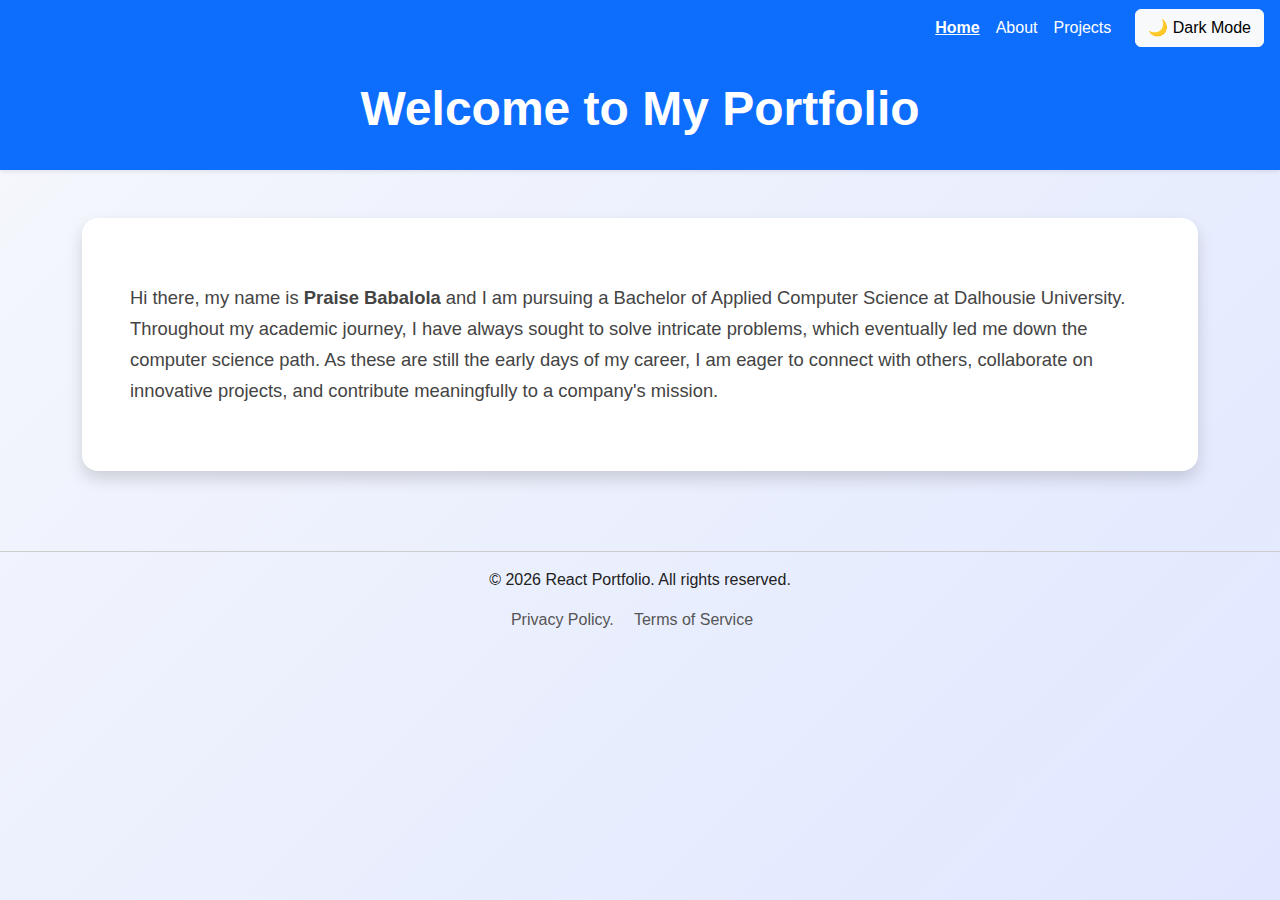
<file: index.html>
<!doctype html>
<html lang="en">
  <head>
    <meta charset="UTF-8" />
    <meta name="viewport" content="width=device-width, initial-scale=1" />
    <title>Praise Babalola | Portfolio</title>

    <link
      href="https://cdn.jsdelivr.net/npm/bootstrap@5.3.3/dist/css/bootstrap.min.css"
      rel="stylesheet"
    />
    <link rel="stylesheet" href="./assets/styles.css" />
  </head>

  <body class="light">
    <div id="site-header"></div>

    <header class="header bg-primary text-white py-4 shadow-sm">
      <h1 class="text-center fw-bold display-5">Welcome to My Portfolio</h1>
    </header>

    <section id="home" class="container my-5">
      <div class="p-4 p-md-5 bg-white rounded-4 shadow home-container text-dark">
        <p class="home-subtitle">
          Hi there, my name is <strong>Praise Babalola</strong> and I am pursuing a
          Bachelor of Applied Computer Science at Dalhousie University. Throughout my
          academic journey, I have always sought to solve intricate problems, which
          eventually led me down the computer science path. As these are still the early
          days of my career, I am eager to connect with others, collaborate on innovative
          projects, and contribute meaningfully to a company's mission.
        </p>
      </div>
    </section>

    <div id="site-footer"></div>

    <script src="https://cdn.jsdelivr.net/npm/bootstrap@5.3.3/dist/js/bootstrap.bundle.min.js"></script>
    <script src="./assets/site.js"></script>
  </body>
</html>
</file>
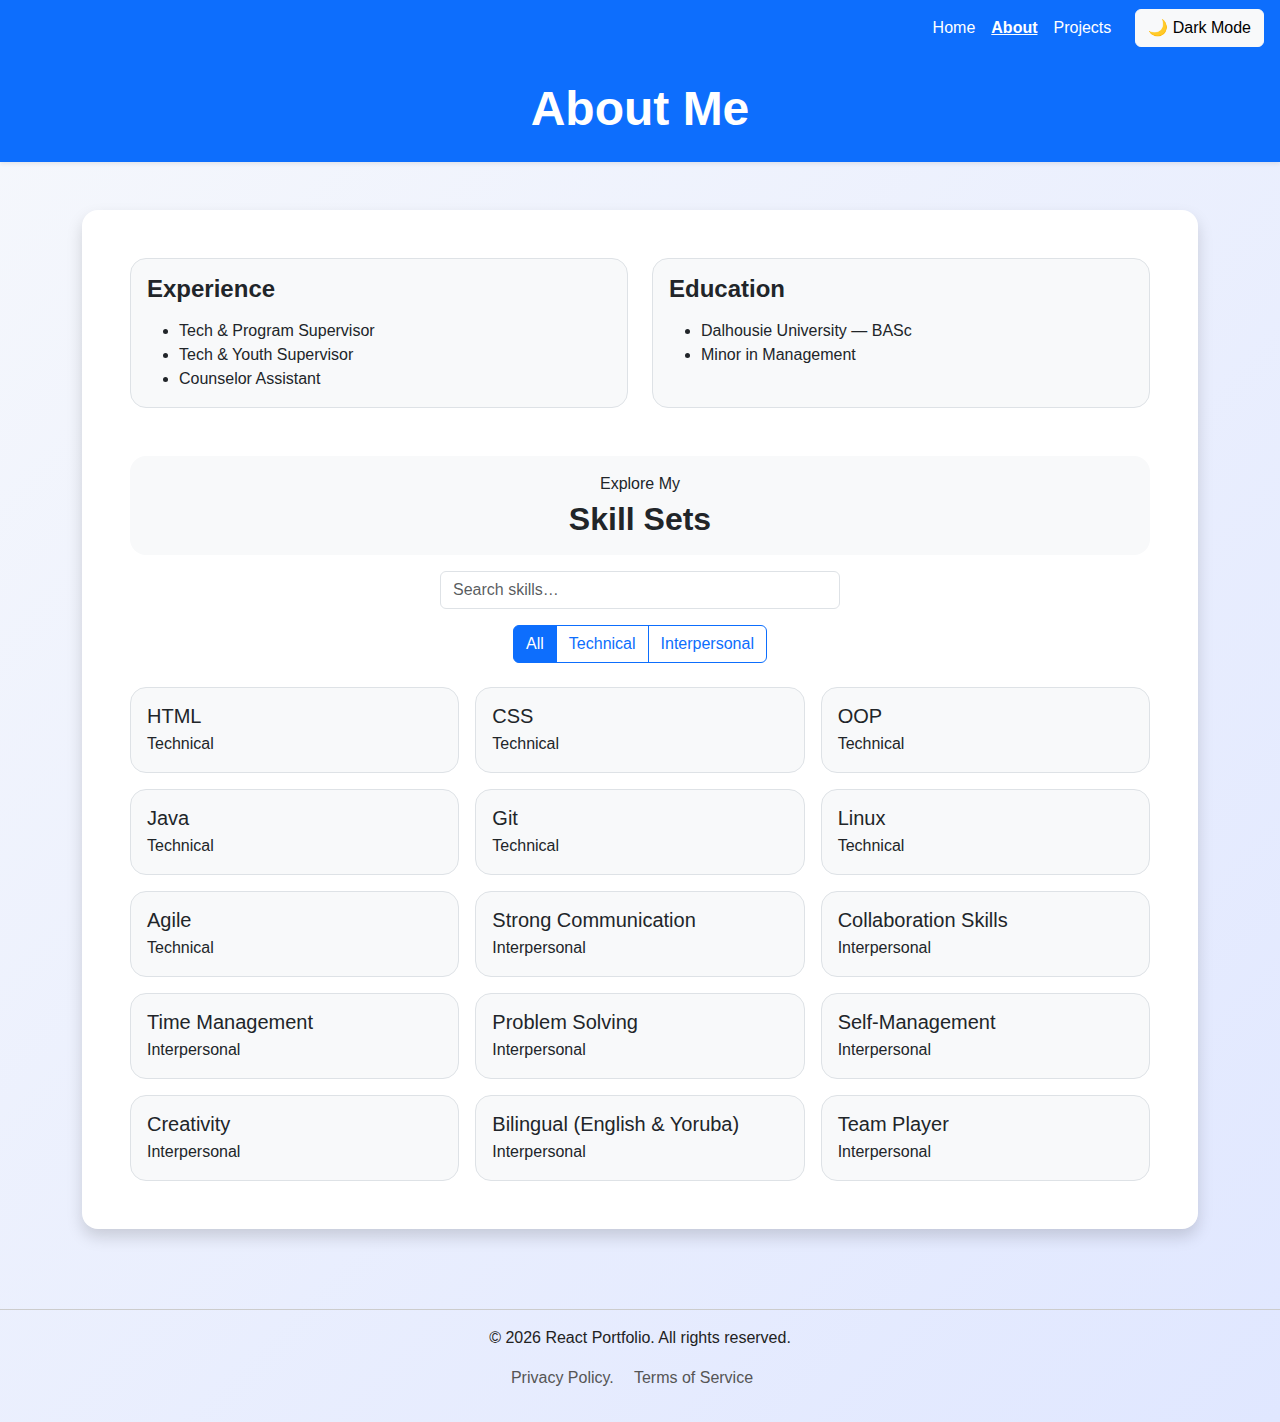
<file: about.html>
<!doctype html>
<html lang="en">
  <head>
    <meta charset="UTF-8" />
    <meta name="viewport" content="width=device-width, initial-scale=1" />
    <title>About | Praise Babalola</title>

    <link
      href="https://cdn.jsdelivr.net/npm/bootstrap@5.3.3/dist/css/bootstrap.min.css"
      rel="stylesheet"
    />
    <link rel="stylesheet" href="./assets/styles.css" />
  </head>

  <body class="light">
    <div id="site-header"></div>

    <header class="bg-primary text-white py-4 shadow-sm">
      <div class="container">
        <h1 class="text-center fw-bold display-5 mb-0">About Me</h1>
      </div>
    </header>

    <section id="home" class="container my-5">
      <!-- keep text dark (matches your current About approach) -->
      <div class="p-4 p-md-5 rounded-4 shadow bg-white text-dark">
        <div class="row g-4 mb-5">
          <div class="col-12 col-md-6">
            <div class="p-3 rounded-4 border bg-body-tertiary h-100 text-dark">
              <h2 class="h4 fw-bold mb-3">Experience</h2>
              <ul class="mb-0">
                <li>Tech & Program Supervisor</li>
                <li>Tech & Youth Supervisor</li>
                <li>Counselor Assistant</li>
              </ul>
            </div>
          </div>

          <div class="col-12 col-md-6">
            <div class="p-3 rounded-4 border bg-body-tertiary h-100 text-dark">
              <h2 class="h4 fw-bold mb-3">Education</h2>
              <ul class="mb-0">
                <li>Dalhousie University — BASc</li>
                <li>Minor in Management</li>
              </ul>
            </div>
          </div>
        </div>

        <!-- GREY bootstrap box like Projects -->
        <div class="text-center mb-3 bg-body-tertiary p-3 rounded-4 text-dark">
          <p class="mb-1">Explore My</p>
          <h2 class="fw-bold mb-0">Skill Sets</h2>
        </div>

        <div class="d-flex justify-content-center">
          <input
            id="skillSearch"
            type="text"
            class="form-control mb-3"
            placeholder="Search skills…"
            style="max-width: 400px"
          />
        </div>

        <div class="d-flex justify-content-center mb-4">
          <div class="btn-group" role="group" aria-label="Skill category filter">
            <button class="btn btn-outline-primary active" data-skill-filter="All">All</button>
            <button class="btn btn-outline-primary" data-skill-filter="Technical">Technical</button>
            <button class="btn btn-outline-primary" data-skill-filter="Interpersonal">Interpersonal</button>
          </div>
        </div>

        <div id="skillGrid" class="row g-3"></div>
      </div>
    </section>

    <div id="site-footer"></div>

    <script src="https://cdn.jsdelivr.net/npm/bootstrap@5.3.3/dist/js/bootstrap.bundle.min.js"></script>
    <script src="./assets/site.js"></script>
  </body>
</html>
</file>
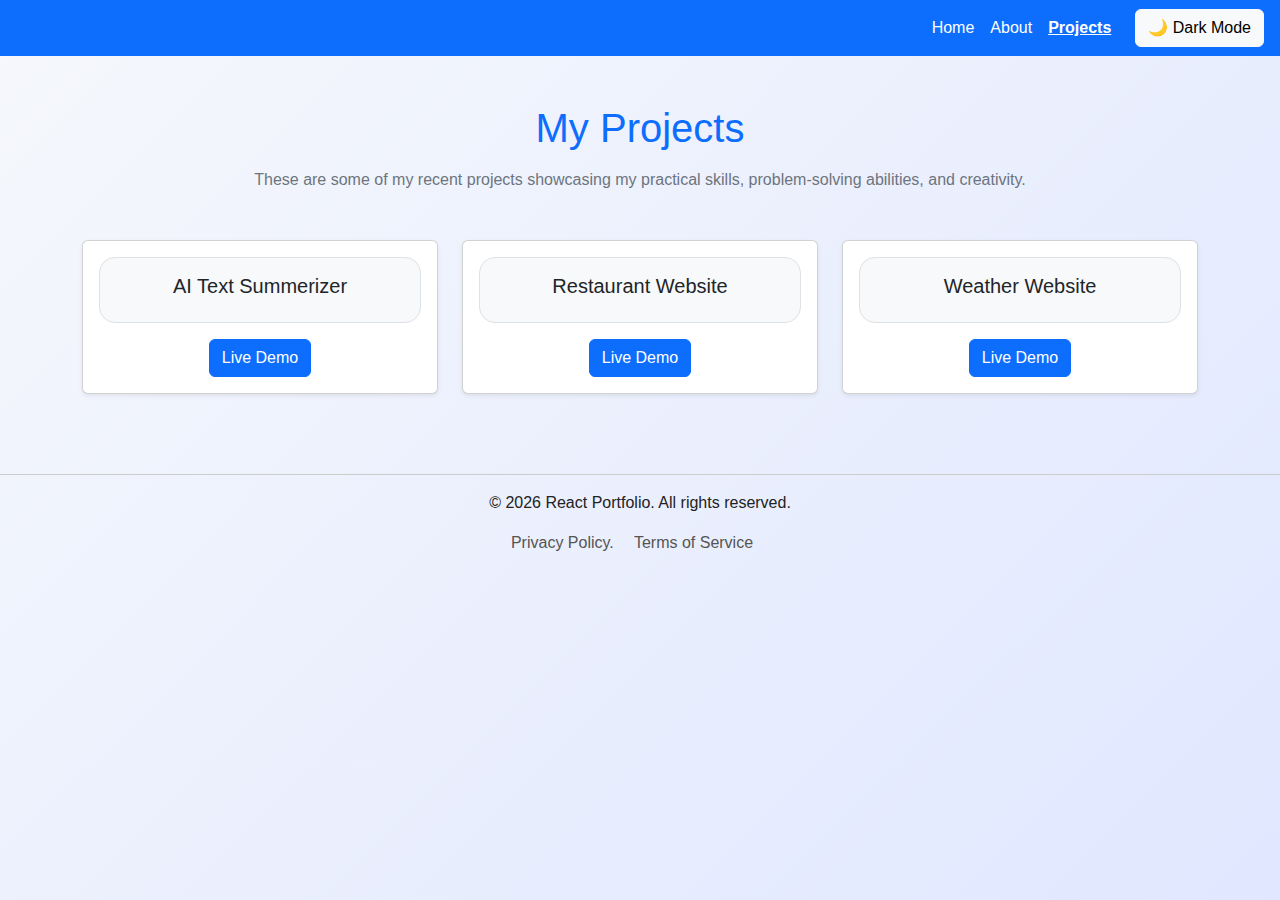
<file: projects.html>
<!doctype html>
<html lang="en">
  <head>
    <meta charset="UTF-8" />
    <meta name="viewport" content="width=device-width, initial-scale=1" />
    <title>Projects | Praise Babalola</title>

    <link
      href="https://cdn.jsdelivr.net/npm/bootstrap@5.3.3/dist/css/bootstrap.min.css"
      rel="stylesheet"
    />
    <link rel="stylesheet" href="./assets/styles.css" />
  </head>

  <body class="light">
    <div id="site-header"></div>

    <section id="projects" class="py-5">
      <div class="container">
        <h1 class="text-center text-primary mb-3">My Projects</h1>

        <p class="text-center text-secondary mb-5">
          These are some of my recent projects showcasing my practical skills, problem-solving abilities, and creativity.
        </p>

        <div class="row g-4">
          <!-- Project 1 -->
          <div class="col-md-6 col-lg-4">
            <div class="card h-100 shadow-sm">
              <div class="card-body d-flex flex-column">
                <div class="text-center mb-3 bg-body-tertiary p-3 rounded-4 border">
                  <h5 class="card-title text-center text-dark">AI Text Summerizer</h5>
                </div>
                <div class="mt-auto d-flex justify-content-center">
                  <a
                    class="btn btn-primary"
                    target="_blank"
                    rel="noopener noreferrer"
                    href="https://colab.research.google.com/github/Praise-CS/Text-Summerizer-AI/blob/main/TextSummerizerModel.ipynb"
                  >
                    Live Demo
                  </a>
                </div>
              </div>
            </div>
          </div>

          <!-- Project 2 -->
          <div class="col-md-6 col-lg-4">
            <div class="card h-100 shadow-sm">
              <div class="card-body d-flex flex-column">
                <div class="text-center mb-3 bg-body-tertiary p-3 rounded-4 border">
                  <h5 class="card-title text-center text-dark">Restaurant Website</h5>
                </div>
                <div class="mt-auto d-flex justify-content-center">
                  <a
                    class="btn btn-primary"
                    target="_blank"
                    rel="noopener noreferrer"
                    href="https://praise-cs.github.io/Restaurant-Website/"
                  >
                    Live Demo
                  </a>
                </div>
              </div>
            </div>
          </div>

          <!-- Project 3 -->
          <div class="col-md-6 col-lg-4">
            <div class="card h-100 shadow-sm">
              <div class="card-body d-flex flex-column">
                <div class="text-center mb-3 bg-body-tertiary p-3 rounded-4 border">
                  <h5 class="card-title text-center text-dark">Weather Website</h5>
                </div>
                <div class="mt-auto d-flex justify-content-center">
                  <a
                    class="btn btn-primary"
                    target="_blank"
                    rel="noopener noreferrer"
                    href="https://praise-cs.github.io/Weather-Website/"
                  >
                    Live Demo
                  </a>
                </div>
              </div>
            </div>
          </div>
        </div>
      </div>
    </section>

    <div id="site-footer"></div>

    <script src="https://cdn.jsdelivr.net/npm/bootstrap@5.3.3/dist/js/bootstrap.bundle.min.js"></script>
    <script src="./assets/site.js"></script>
  </body>
</html>
</file>
<file: assets/styles.css>
/* Base */
* {
  margin: 0;
  padding: 0;
  box-sizing: border-box;
  font-family: "Poppins", sans-serif;
}

body {
  min-height: 100vh;
  display: flex;
  flex-direction: column;
}

/* Light/Dark background difference */
body.light {
  background: linear-gradient(135deg, #f6f8fc, #e0e7ff);
  color: #222;
}

body.dark {
  background: #000; /* black background in dark mode */
  color: #f1f1f1;
}

/* Make navbar black in dark mode */
body.dark nav.navbar {
  background: #000 !important;
}

/* Keep your content cards readable in dark mode (white cards + dark text) */
body.dark .bg-white,
body.dark .card,
body.dark .bg-body-tertiary {
  background: #ffffff !important;
  color: #111 !important;
}

/* Home subtitle */
.home-subtitle {
  font-size: 1.15rem;
  line-height: 1.7;
  color: #444;
  margin-top: 1rem;
}

/* Footer */
.site-footer {
  text-align: center;
  padding: 1rem;
  margin-top: 2rem;
  border-top: 1px solid #ccc;
}

.site-footer .footer-text {
  margin-right: 1rem;
  cursor: default;
  color: #555;
}
</file>
